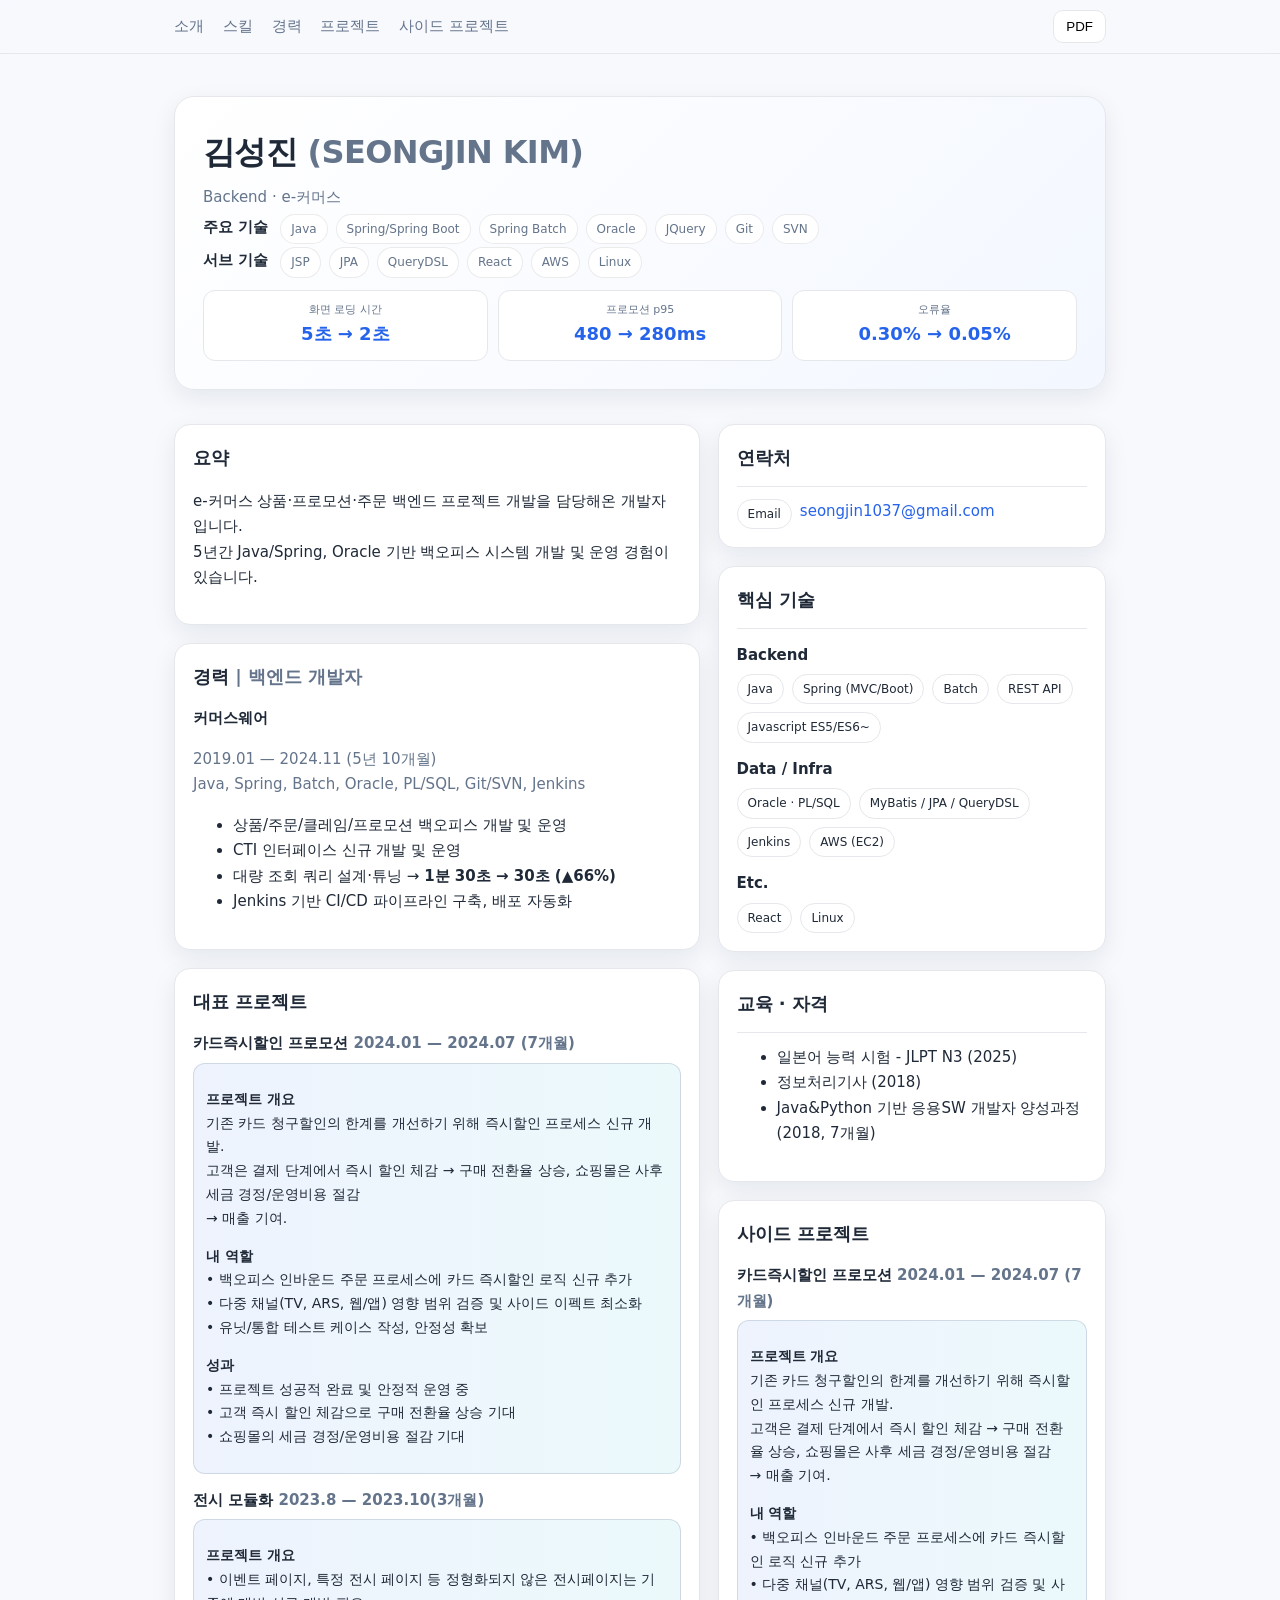
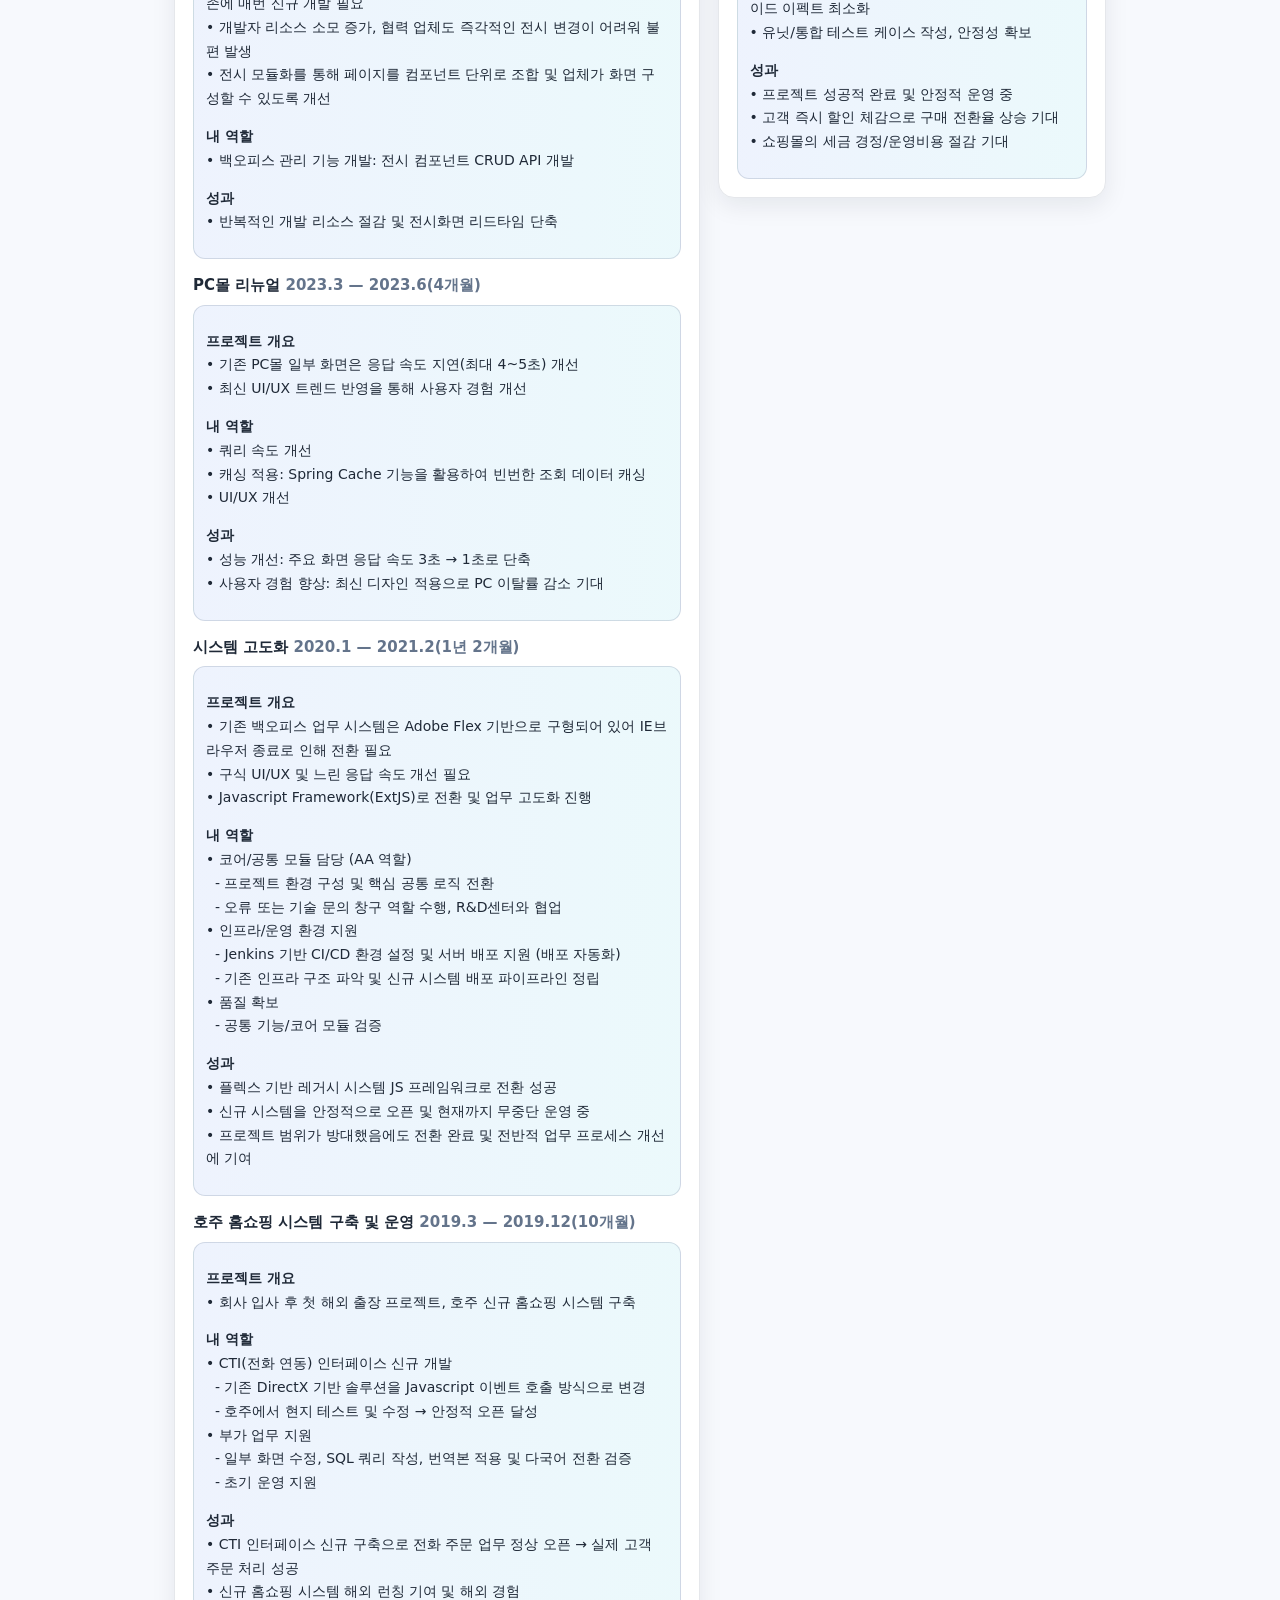
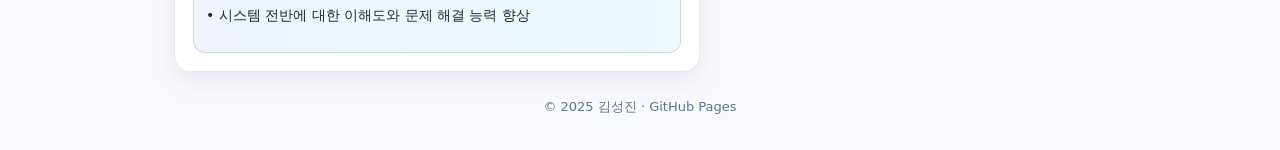
<file: index_org.html>
<!doctype html>
<html lang="ko">
<head>
  <meta charset="utf-8" />
  <meta name="viewport" content="width=device-width, initial-scale=1" />
  <title>김성진 | 경력기술서</title>
  <meta name="description" content="E-커머스 백엔드 개발자 김성진 경력기술서 (Java, Spring, Oracle)" />
  <meta property="og:title" content="김성진 | 경력기술서" />
  <meta property="og:description" content="Java/Spring/Oracle 기반 백엔드 경력 기술서" />
  <meta property="og:type" content="website" />
  <meta property="og:image" content="assets/og-image.png" />
  <link rel="icon" href="assets/favicon.svg" type="image/svg+xml" />
  <style>
    :root {
      --bg: #f7f9fd;
      --paper: #ffffff;
      --text: #1f2937;       /* slate-800 */
      --muted: #64748b;      /* slate-500 */
      --accent: #2563eb;     /* blue-600 */
      --accent-2: #06b6d4;   /* cyan-500 */
      --border: #e5e7eb;     /* gray-200 */
      --ring: rgba(37, 99, 235, .1);
      --shadow: 0 8px 24px rgba(15, 23, 42, .08);
    }
    * { box-sizing: border-box; }
    html, body { height: 100%; }
    body {
      margin: 0; background: var(--bg); color: var(--text);
      font: 15px/1.7 Inter, system-ui, -apple-system, Segoe UI, Roboto, 'Noto Sans KR', Arial, sans-serif;
    }
    .container { max-width: 980px; margin: 0 auto; padding: 24px; }
    .topbar {
      position: sticky; top: 0; z-index: 40; backdrop-filter: blur(6px);
      background: rgba(247,249,253,.6); border-bottom: 1px solid var(--border);
    }
    .nav { display: flex; align-items: center; justify-content: space-between; gap: 16px; padding: 10px 24px; }
    .nav a { text-decoration: none; color: var(--muted); font-weight: 500; margin-right: 14px; }
    .nav a:hover { color: var(--text); }
    .btn { padding: 8px 12px; border: 1px solid var(--border); border-radius: 10px; background: #fff; cursor: pointer; }
    .btn:hover { background: #f8fafc; }
    .hero {
      background: linear-gradient(135deg, #ffffff, #f3f7ff);
      border: 1px solid var(--border); border-radius: 20px; box-shadow: var(--shadow);
      padding: 28px; margin-top: 18px;
    }
    .hero h1 { margin: 0; font-size: 32px; font-weight: 800; letter-spacing: -0.02em; }
    .hero .subtitle { color: var(--muted); margin-top: 6px; }
    .hero .chips { display: flex; flex-wrap: wrap; gap: 8px; margin-top: 3px; }
    .chip {
      border: 1px solid rgba(2,6,23,.08); background: #fff; border-radius: 999px;
      padding: 4px 10px; font-size: 12px; color: var(--muted);
    }
    .grid { display: grid; grid-template-columns: 1.15fr .85fr; gap: 18px; margin-top: 16px; }
    .card {
      background: var(--paper); border: 1px solid var(--border); border-radius: 16px;
      padding: 18px; box-shadow: var(--shadow);
    }
    h2 { font-size: 18px; font-weight: 700; margin: 0 0 10px 0; }
    h3 { font-size: 15px; margin: 14px 0 6px 0; }
    .meta { color: var(--muted); }
    .badges { display: flex; flex-wrap: wrap; gap: 8px; }
    .badge { border: 1px solid var(--border); background: #fff; border-radius: 999px; padding: 4px 10px; font-size: 12px; }
    ul { margin: 8px 0 16px 0px; }
    a { color: var(--accent); text-decoration: none; }
    a:hover { text-decoration: underline; }
    .section { margin-top: 18px; }
    .divider { height: 1px; background: var(--border); margin: 12px 0; }
    .highlight {
      background: linear-gradient(90deg, rgba(37,99,235,.08), rgba(6,182,212,.08));
      border: 1px solid rgba(148,163,184,.35);
      padding: 10px 12px; border-radius: 12px; font-size: 14px; color: var(--text);
    }
    .kpi { display: grid; grid-template-columns: repeat(3, 1fr); gap: 10px; margin-top: 12px; }
    .kpi .item { background: #fff; border: 1px solid var(--border); border-radius: 12px; padding: 10px; text-align: center; }
    .kpi .dt { font-size: 11px; color: var(--muted); }
    .kpi .dd { font-size: 18px; font-weight: 800; color: var(--accent); }
    .foot { text-align: center; color: var(--muted); font-size: 13px; margin: 24px 0 8px 0; }
    .print-only { display: none; }
    @media (max-width: 860px) { .grid { grid-template-columns: 1fr; } }
    @media print {
      .topbar, .print-hide { display: none !important; }
      .container { padding: 8px 16px; }
      .hero { box-shadow: none; }
      a[href^="http"]:after { content: " (" attr(href) ")"; font-size: 0.9em; color: var(--muted); }
      .print-only { display: block; }
    }
    .skills {
      display: flex;
      align-items: center;
      gap: 12px;
      white-space: nowrap;
    }
  </style>
</head>
<body>
  <div class="topbar print-hide">
    <div class="nav container">
      <div>
        <a href="#about">소개</a>
        <a href="#skills">스킬</a>
        <a href="#experience">경력</a>
        <a href="#projects">프로젝트</a>
        <a href="#sideprojects">사이드 프로젝트</a>
      </div>
      <div>
        <button class="btn" onclick="window.print()">PDF</button>
      </div>
    </div>
  </div>

  <main class="container">
    <section id="about" class="hero">
      <h1>김성진 <span class="meta">(SEONGJIN KIM)</span></h1>
      <div class="subtitle">Backend · e-커머스</div>
      
      <div class="skills">
        <strong>주요 기술</strong>
        <div class="chips">
          <span class="chip">Java</span>
          <span class="chip">Spring/Spring Boot</span>
          <span class="chip">Spring Batch</span>
          <span class="chip">Oracle</span>
          <span class="chip">JQuery</span>
          <span class="chip">Git</span>
          <span class="chip">SVN</span>
        </div>
      </div>

      <div class="skills">
        <strong>서브 기술</strong>
        <div class="chips">
          <span class="chip">JSP</span>
          <span class="chip">JPA</span>
          <span class="chip">QueryDSL</span>
          <span class="chip">React</span>
          <span class="chip">AWS</span>
          <span class="chip">Linux</span>
        </div>
      </div>

      <div class="kpi">
        <div class="item"><div class="dt">화면 로딩 시간</div><div class="dd">5초 → 2초</div></div>
        <div class="item"><div class="dt">프로모션 p95</div><div class="dd">480 → 280ms</div></div>
        <div class="item"><div class="dt">오류율</div><div class="dd">0.30% → 0.05%</div></div>
      </div>
    </section>

    <section class="grid">
      <div class="col">
        <div class="card section">
          <h2>요약</h2>
          <p>
            e-커머스 상품·프로모션·주문 백엔드 프로젝트 개발을 담당해온 개발자입니다.<br />
            5년간 Java/Spring, Oracle 기반 백오피스 시스템 개발 및 운영 경험이 있습니다.<br />
          </p>
        </div>

        <div id="experience" class="card section">
          <h2>경력 <span class="meta">| 백엔드 개발자</span></h2>

          <h3>커머스웨어</h3>
          <p class="meta">
            2019.01 — 2024.11 (5년 10개월) <br />
            Java, Spring, Batch, Oracle, PL/SQL, Git/SVN, Jenkins
          </p>
          <ul>
            <li>상품/주문/클레임/프로모션 백오피스 개발 및 운영</li>
            <li>CTI 인터페이스 신규 개발 및 운영</li>
            <li>대량 조회 쿼리 설계·튜닝 → <strong>1분 30초 → 30초 (▲66%)</strong></li>
            <li>Jenkins 기반 CI/CD 파이프라인 구축, 배포 자동화</li>
          </ul>
        </div>

        <div id="projects" class="card section">
          <h2>대표 프로젝트</h2>

          <div class="project">
            <h3>카드즉시할인 프로모션 
              <span class="meta">2024.01 — 2024.07 (7개월)</span>
            </h3>
            <div class="highlight">
              <p><strong>프로젝트 개요</strong><br />
              기존 카드 청구할인의 한계를 개선하기 위해 즉시할인 프로세스 신규 개발.  <br />
              고객은 결제 단계에서 즉시 할인 체감 → 구매 전환율 상승,  
              쇼핑몰은 사후 세금 경정/운영비용 절감<br /> → 매출 기여.
              </p>

              <p><strong>내 역할</strong><br />
              • 백오피스 인바운드 주문 프로세스에 카드 즉시할인 로직 신규 추가  <br />
              • 다중 채널(TV, ARS, 웹/앱) 영향 범위 검증 및 사이드 이펙트 최소화  <br />
              • 유닛/통합 테스트 케이스 작성, 안정성 확보
              </p>

              <p><strong>성과</strong><br />
              • 프로젝트 성공적 완료 및 안정적 운영 중  <br />
              • 고객 즉시 할인 체감으로 구매 전환율 상승 기대  <br />
              • 쇼핑몰의 세금 경정/운영비용 절감 기대
              </p>
            </div>
          </div>

          <div class="project">
            <h3>전시 모듈화
              <span class="meta">2023.8 — 2023.10(3개월)</span>
            </h3>
            <div class="highlight">
              <p><strong>프로젝트 개요</strong><br />
              • 이벤트 페이지, 특정 전시 페이지 등 정형화되지 않은 전시페이지는 기존에 매번 신규 개발 필요 <br />
              • 개발자 리소스 소모 증가, 협력 업체도 즉각적인 전시 변경이 어려워 불편 발생<br />
              • 전시 모듈화를 통해 페이지를 컴포넌트 단위로 조합 및 업체가 화면 구성할 수 있도록 개선
              </p>

              <p><strong>내 역할</strong><br />
              • 백오피스 관리 기능 개발: 전시 컴포넌트 CRUD API 개발
              </p>

              <p><strong>성과</strong><br />
              • 반복적인 개발 리소스 절감 및 전시화면 리드타임 단축
              </p>
            </div>
          </div>

          <div class="project">
            <h3>PC몰 리뉴얼
              <span class="meta">2023.3 — 2023.6(4개월)</span>
            </h3>
            <div class="highlight">
              <p><strong>프로젝트 개요</strong><br />
              • 기존 PC몰 일부 화면은 응답 속도 지연(최대 4~5초) 개선<br />
              • 최신 UI/UX 트렌드 반영을 통해 사용자 경험 개선
              </p>

              <p><strong>내 역할</strong><br />
              • 쿼리 속도 개선<br />
              • 캐싱 적용: Spring Cache 기능을 활용하여 빈번한 조회 데이터 캐싱<br />
              • UI/UX 개선
              </p>

              <p><strong>성과</strong><br />
              • 성능 개선: 주요 화면 응답 속도 3초 → 1초로 단축<br />
              • 사용자 경험 향상: 최신 디자인 적용으로 PC 이탈률 감소 기대
              </p>
            </div>
          </div>

          <div class="project">
            <h3>시스템 고도화
              <span class="meta">2020.1 — 2021.2(1년 2개월)</span>
            </h3>
            <div class="highlight">
              <p><strong>프로젝트 개요</strong><br />
              • 기존 백오피스 업무 시스템은 Adobe Flex 기반으로 구형되어 있어 IE브라우저 종료로 인해 전환 필요<br />
              • 구식 UI/UX 및 느린 응답 속도 개선 필요<br />
              • Javascript Framework(ExtJS)로 전환 및 업무 고도화 진행
              </p>

              <p><strong>내 역할</strong><br />
              • 코어/공통 모듈 담당 (AA 역할)<br />
              &nbsp;&nbsp;- 프로젝트 환경 구성 및 핵심 공통 로직 전환<br />
              &nbsp;&nbsp;- 오류 또는 기술 문의 창구 역할 수행, R&D센터와 협업<br />
              • 인프라/운영 환경 지원<br />
              &nbsp;&nbsp;- Jenkins 기반 CI/CD 환경 설정 및 서버 배포 지원 (배포 자동화)<br />
              &nbsp;&nbsp;- 기존 인프라 구조 파악 및 신규 시스템 배포 파이프라인 정립<br />
              • 품질 확보<br />
              &nbsp;&nbsp;- 공통 기능/코어 모듈 검증
              </p>

              <p><strong>성과</strong><br />
              • 플렉스 기반 레거시 시스템 JS 프레임워크로 전환 성공<br />
              • 신규 시스템을 안정적으로 오픈 및 현재까지 무중단 운영 중<br />
              • 프로젝트 범위가 방대했음에도 전환 완료 및 전반적 업무 프로세스 개선에 기여
              </p>
            </div>
          </div>

          <div class="project">
            <h3>호주 홈쇼핑 시스템 구축 및 운영
              <span class="meta">2019.3 — 2019.12(10개월)</span>
            </h3>
            <div class="highlight">
              <p><strong>프로젝트 개요</strong><br />
              • 회사 입사 후 첫 해외 출장 프로젝트, 호주 신규 홈쇼핑 시스템 구축
              </p>

              <p><strong>내 역할</strong><br />
              • CTI(전화 연동) 인터페이스 신규 개발<br />
              &nbsp;&nbsp;- 기존 DirectX 기반 솔루션을 Javascript 이벤트 호출 방식으로 변경<br />
              &nbsp;&nbsp;- 호주에서 현지 테스트 및 수정 → 안정적 오픈 달성<br />
              • 부가 업무 지원<br />
              &nbsp;&nbsp;- 일부 화면 수정, SQL 쿼리 작성, 번역본 적용 및 다국어 전환 검증<br />
              &nbsp;&nbsp;- 초기 운영 지원
              </p>

              <p><strong>성과</strong><br />
              • CTI 인터페이스 신규 구축으로 전화 주문 업무 정상 오픈 → 실제 고객 주문 처리 성공<br />
              • 신규 홈쇼핑 시스템 해외 런칭 기여 및 해외 경험<br />
              • 시스템 전반에 대한 이해도와 문제 해결 능력 향상
              </p>
            </div>
          </div>

        </div>
      </div>

      <aside class="col">
        <div class="card section">
          <h2>연락처</h2>
          <div class="divider"></div>
          <div class="badges">
            <span class="badge">Email</span><a href="mailto:seongjin1037@gmail.com">seongjin1037@gmail.com</a>
          </div>
          
          <!-- <div class="badges" style="margin-top:8px;">
            <span class="badge">Notion</span><a href=""></a>
          </div> -->
        </div>

        <div id="skills" class="card section">
          <h2>핵심 기술</h2>
          <div class="divider"></div>
          <h3>Backend</h3>
          <div class="badges">
            <span class="badge">Java</span>
            <span class="badge">Spring (MVC/Boot)</span>
            <span class="badge">Batch</span>
            <span class="badge">REST API</span>
            <span class="badge">Javascript ES5/ES6~</span>
          </div>
          <h3>Data / Infra</h3>
          <div class="badges">
            <span class="badge">Oracle · PL/SQL</span>
            <span class="badge">MyBatis / JPA / QueryDSL</span>
            <span class="badge">Jenkins</span>
            <span class="badge">AWS (EC2)</span>
          </div>
          <h3>Etc.</h3>
          <div class="badges">
            <span class="badge">React</span>
            <span class="badge">Linux</span>
          </div>
        </div>

        <div class="card section">
          <h2>교육 · 자격</h2>
          <div class="divider"></div>
          <ul>
            <li>일본어 능력 시험 - JLPT N3 (2025)</li>
            <li>정보처리기사 (2018)</li>
            <li>Java&Python 기반 응용SW 개발자 양성과정 (2018, 7개월)</li>
          </ul>
        </div>

        <div id="sideprojects" class="card section">
          <h2>사이드 프로젝트</h2>

          <div class="project">
            <h3>카드즉시할인 프로모션 
              <span class="meta">2024.01 — 2024.07 (7개월)</span>
            </h3>
            <div class="highlight">
              <p><strong>프로젝트 개요</strong><br />
              기존 카드 청구할인의 한계를 개선하기 위해 즉시할인 프로세스 신규 개발.  <br />
              고객은 결제 단계에서 즉시 할인 체감 → 구매 전환율 상승,  
              쇼핑몰은 사후 세금 경정/운영비용 절감<br /> → 매출 기여.
              </p>

              <p><strong>내 역할</strong><br />
              • 백오피스 인바운드 주문 프로세스에 카드 즉시할인 로직 신규 추가  <br />
              • 다중 채널(TV, ARS, 웹/앱) 영향 범위 검증 및 사이드 이펙트 최소화  <br />
              • 유닛/통합 테스트 케이스 작성, 안정성 확보
              </p>

              <p><strong>성과</strong><br />
              • 프로젝트 성공적 완료 및 안정적 운영 중  <br />
              • 고객 즉시 할인 체감으로 구매 전환율 상승 기대  <br />
              • 쇼핑몰의 세금 경정/운영비용 절감 기대
              </p>
            </div>
          </div>


        </div>

      </aside>
    </section>

    <p class="foot">© 2025 김성진 · GitHub Pages</p>
  </main>
</body>
</html>
</file>
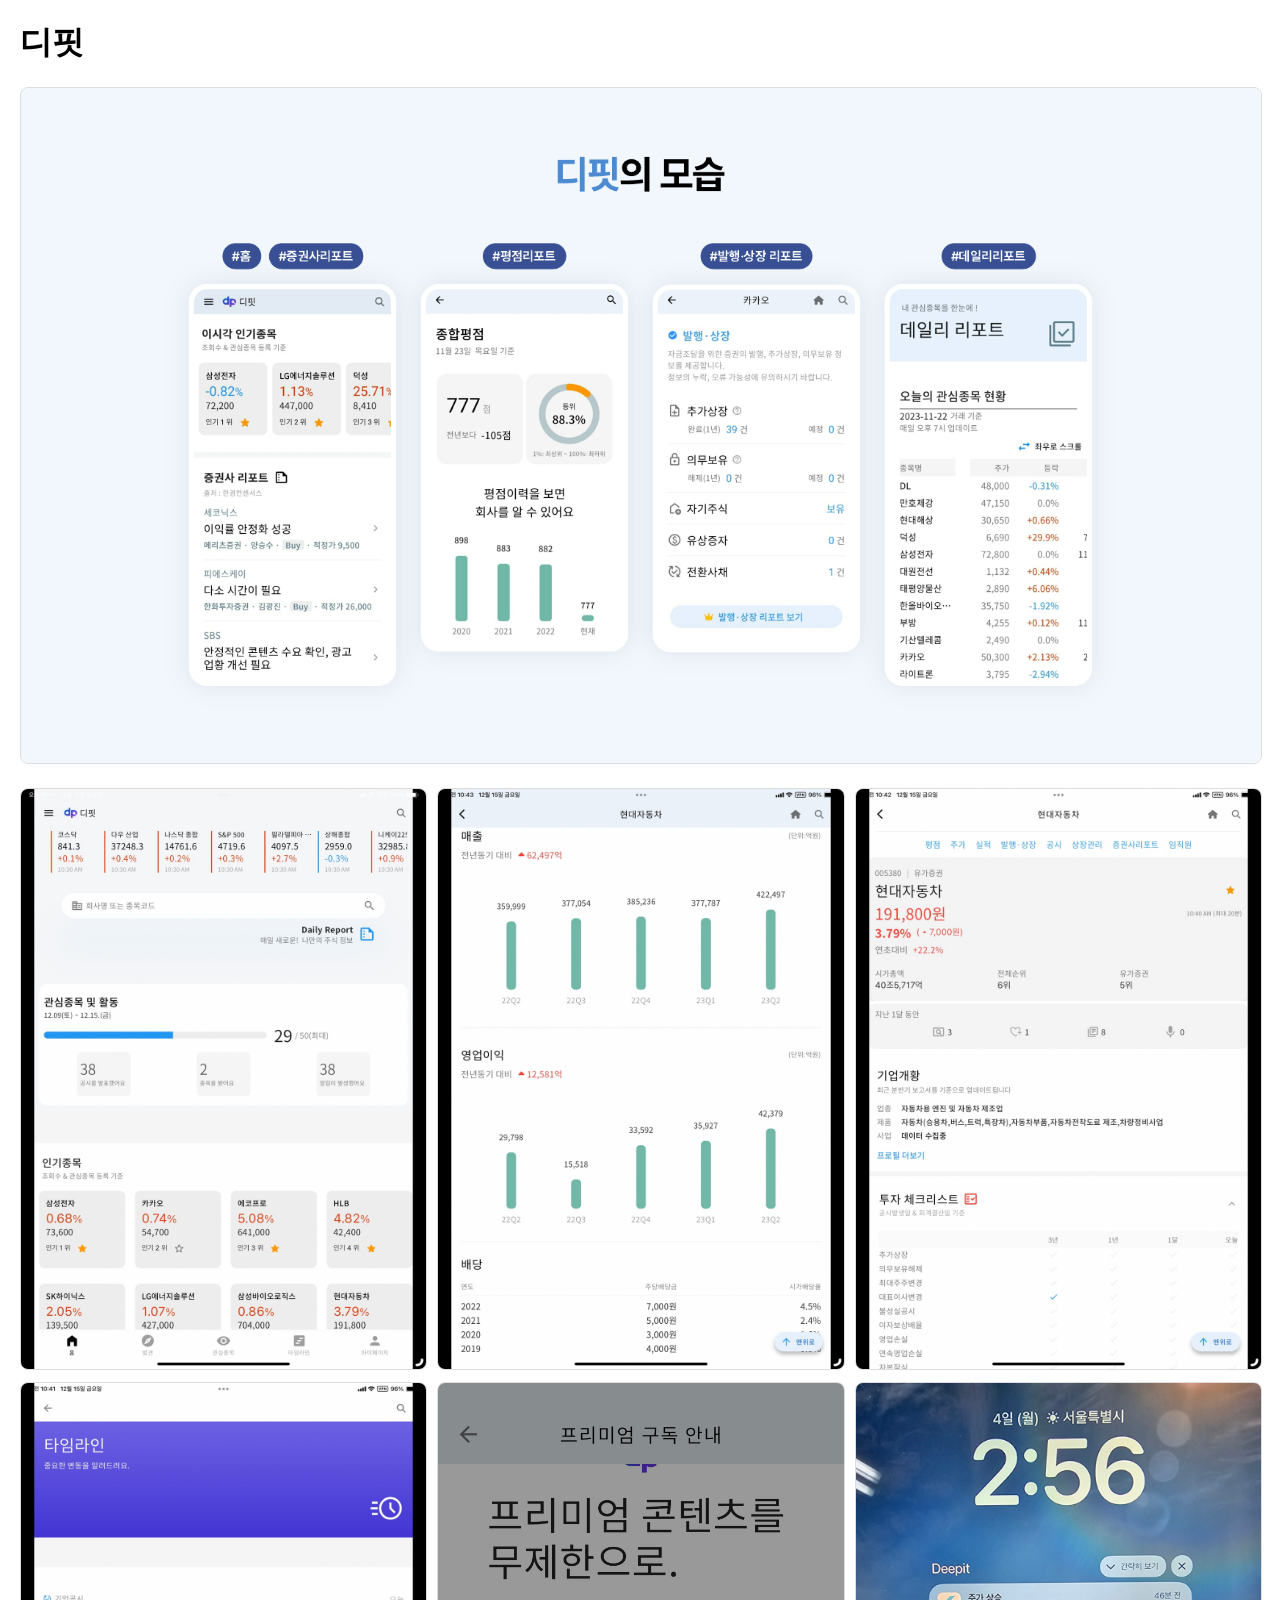
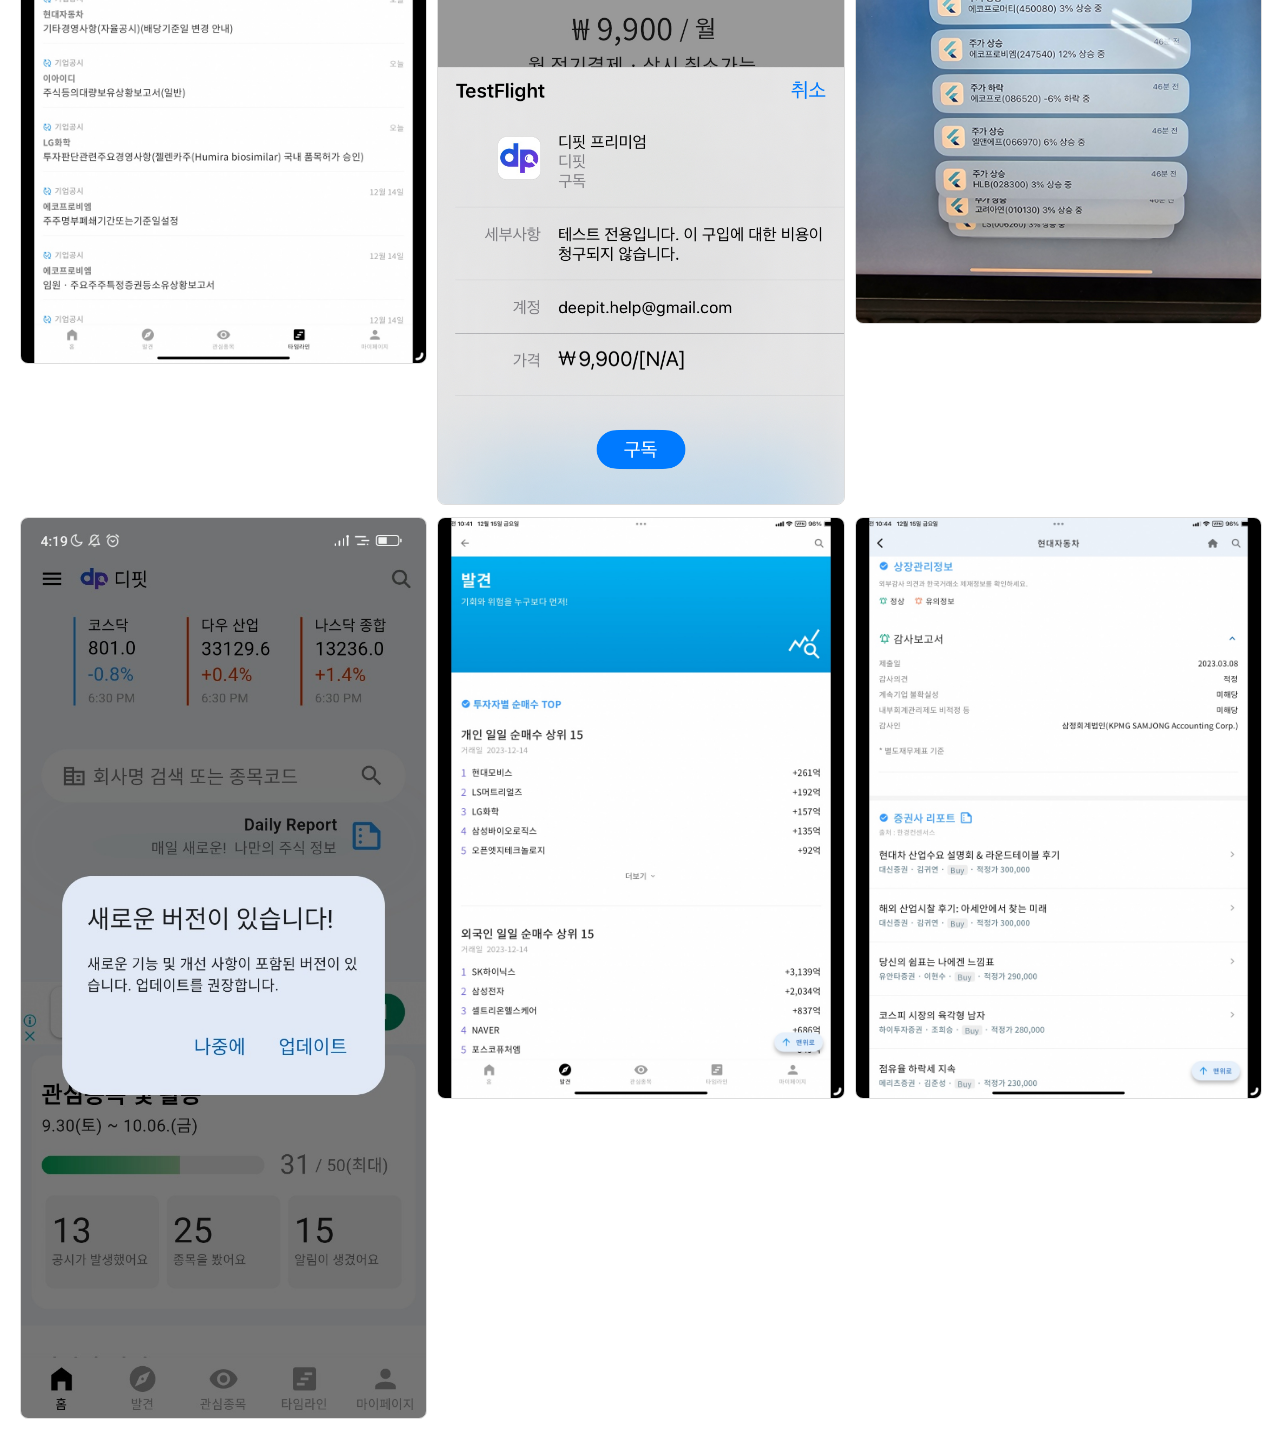
<file: sideprojects/deepit.html>
<!doctype html>
<html lang="ko">
<head>
  <meta charset="utf-8" />
  <meta name="viewport" content="width=device-width, initial-scale=1" />
  <link rel="icon" href="../assets/favicon.svg" type="image/svg+xml" />
  <title>Deepit — 프로젝트 이미지</title>
  <style>
    body {
      font-family: sans-serif;
      margin: 20px;
    }
    .grid {
      display: grid;
      grid-template-columns: repeat(3, 1fr);
      gap: 12px;
    }
    .grid img {
      width: 100%;
      height: auto;
      border: 1px solid #ddd;
      border-radius: 8px;
      object-fit: cover;
    }
    .main-image {
      width: 100%;
      height: auto;
      border: 1px solid #ddd;
      border-radius: 8px;
      object-fit: cover;
      margin-bottom: 20px;
    }
    @media (max-width: 600px) {
      .grid {
        grid-template-columns: 1fr;
      }
    }
    @media (min-width: 601px) and (max-width: 900px) {
      .grid {
        grid-template-columns: repeat(2, 1fr);
      }
    }
  </style>
</head>
<body>
  <h1>디핏</h1>
  <div>
    <img src="../assets/projectImages/deepit/description.PNG" alt="메인 1" class="main-image"/>
  </div>
  <div class="grid">
    <img src="../assets/projectImages/deepit/deepit_main.JPG" alt="화면 1" />
    <img src="../assets/projectImages/deepit/sales_graph.JPG" alt="화면 2" />
    <img src="../assets/projectImages/deepit/stock_main.JPG" alt="화면 3" />
    <img src="../assets/projectImages/deepit/timeline.JPG" alt="화면 4" />
    <img src="../assets/projectImages/deepit/subscription.JPG" alt="화면 5" />
    <img src="../assets/projectImages/deepit/app_push.JPG" alt="화면 6" />
    <img src="../assets/projectImages/deepit/new_version.JPG" alt="화면 7" />
    <img src="../assets/projectImages/deepit/stock_rank.JPG" alt="화면 8" />
    <img src="../assets/projectImages/deepit/report.JPG" alt="화면 9" />
  </div>
</body>
</html>
</file>
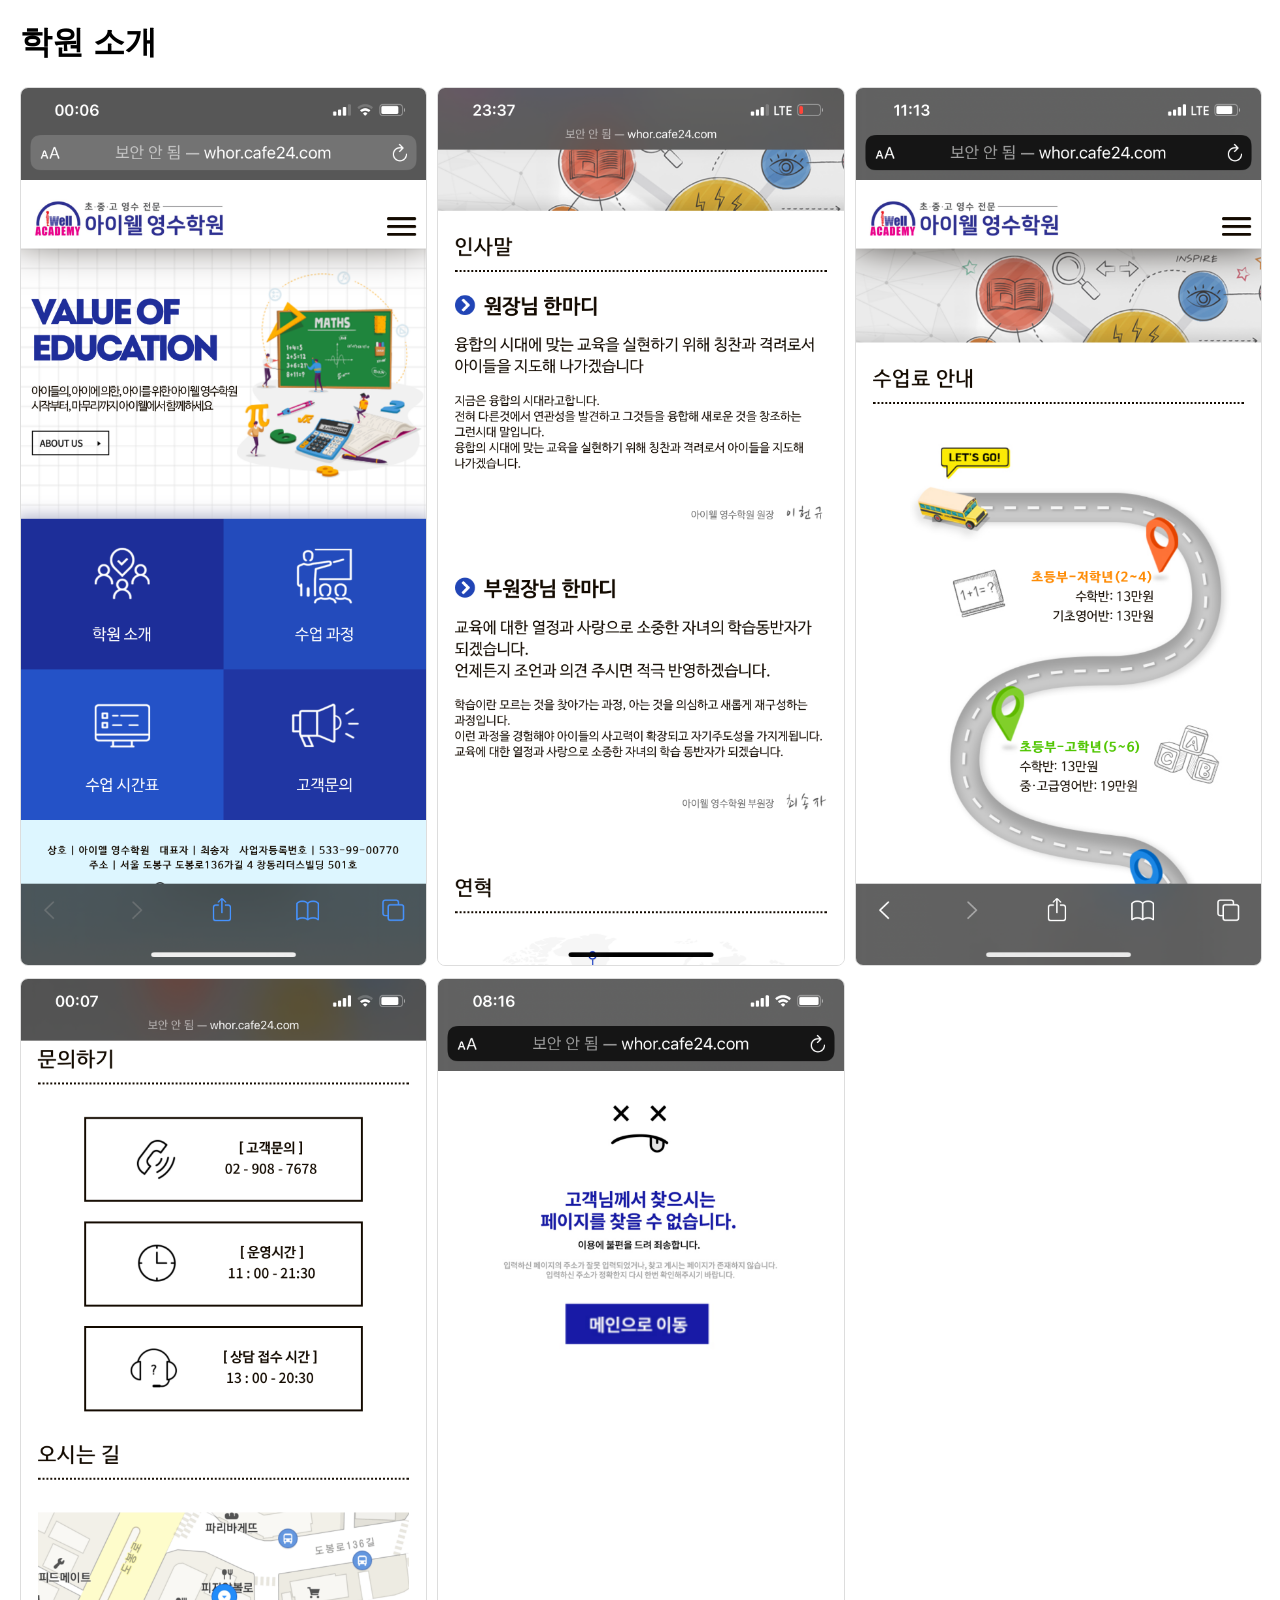
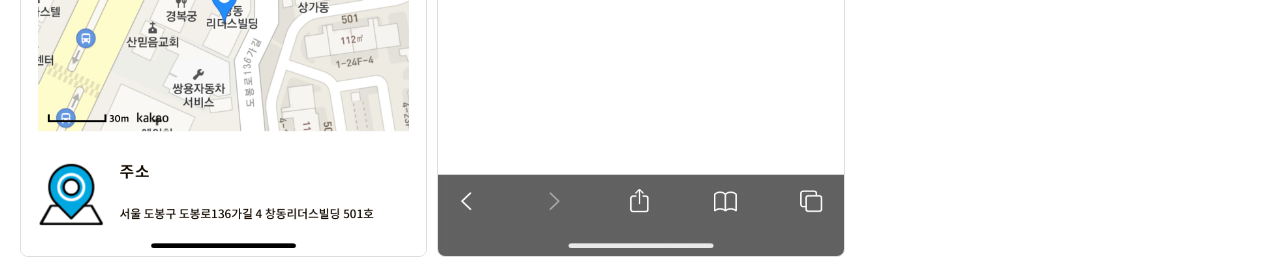
<file: sideprojects/educational-institute.html>
<!doctype html>
<html lang="ko">
<head>
  <meta charset="utf-8" />
  <meta name="viewport" content="width=device-width, initial-scale=1" />
  <link rel="icon" href="../assets/favicon.svg" type="image/svg+xml" />
  <title>학원 페이지 — 프로젝트 이미지</title>
  <style>
    body {
      font-family: sans-serif;
      margin: 20px;
    }
    .grid {
      display: grid;
      grid-template-columns: repeat(3, 1fr);
      gap: 12px;
    }
    .grid img {
      width: 100%;
      height: auto;
      border: 1px solid #ddd;
      border-radius: 8px;
      object-fit: cover;
    }
    @media (max-width: 600px) {
      .grid {
        grid-template-columns: 1fr;
      }
    }
    @media (min-width: 601px) and (max-width: 900px) {
      .grid {
        grid-template-columns: repeat(2, 1fr);
      }
    }
  </style>
</head>
<body>
  <h1>학원 소개</h1>
  <div class="grid">
    <img src="../assets/projectImages/educational/mobile_main.PNG" alt="화면 1" />
    <img src="../assets/projectImages/educational/mobile_introduce.PNG" alt="화면 2" />
    <img src="../assets/projectImages/educational/mobile_class_fee.PNG" alt="화면 3" />
    <img src="../assets/projectImages/educational/mobile_kakao_map.PNG" alt="화면 4" />
    <img src="../assets/projectImages/educational/mobile_error.PNG" alt="화면 5" />
  </div>
</body>
</html>
</file>
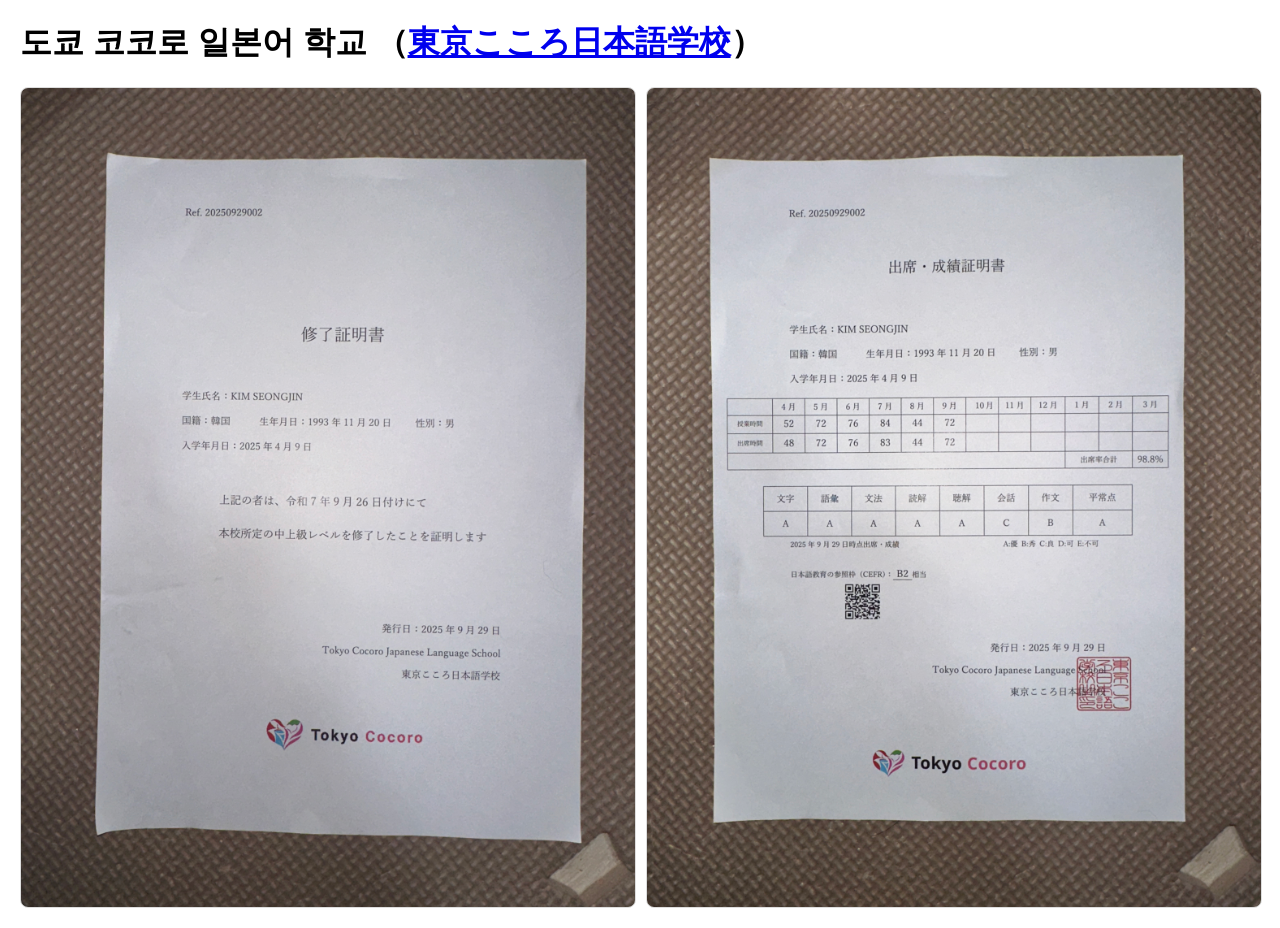
<file: sideprojects/japanese.html>
<!doctype html>
<html lang="ko">
<head>
  <meta charset="utf-8" />
  <meta name="viewport" content="width=device-width, initial-scale=1" />
  <link rel="icon" href="../assets/favicon.svg" type="image/svg+xml" />
  <title>도쿄 코코로 일본어 학교</title>
  <style>
    body {
      font-family: sans-serif;
      margin: 20px;
    }
    .grid {
      display: grid;
      grid-template-columns: repeat(2, 1fr);
      gap: 12px;
    }
    .grid img {
      width: 100%;
      height: auto;
      border: 1px solid #ddd;
      border-radius: 8px;
      object-fit: cover;
    }
    @media (max-width: 600px) {
      .grid {
        grid-template-columns: 1fr;
      }
    }
  </style>
</head>
<body>
  <h1>도쿄 코코로 일본어 학교 （<a href="https://www.tokyococoro.jp/ko" target="_blank">東京こころ日本語学校</a>）</h1>
  <div class="grid">
    <img src="../assets/projectImages/japanese/certificate_of_completion.JPG" alt="화면 1" />
    <img src="../assets/projectImages/japanese/certificate_of_attendance_and_grades.JPG" alt="화면 2" />
  </div>
</body>
</html>
</file>
